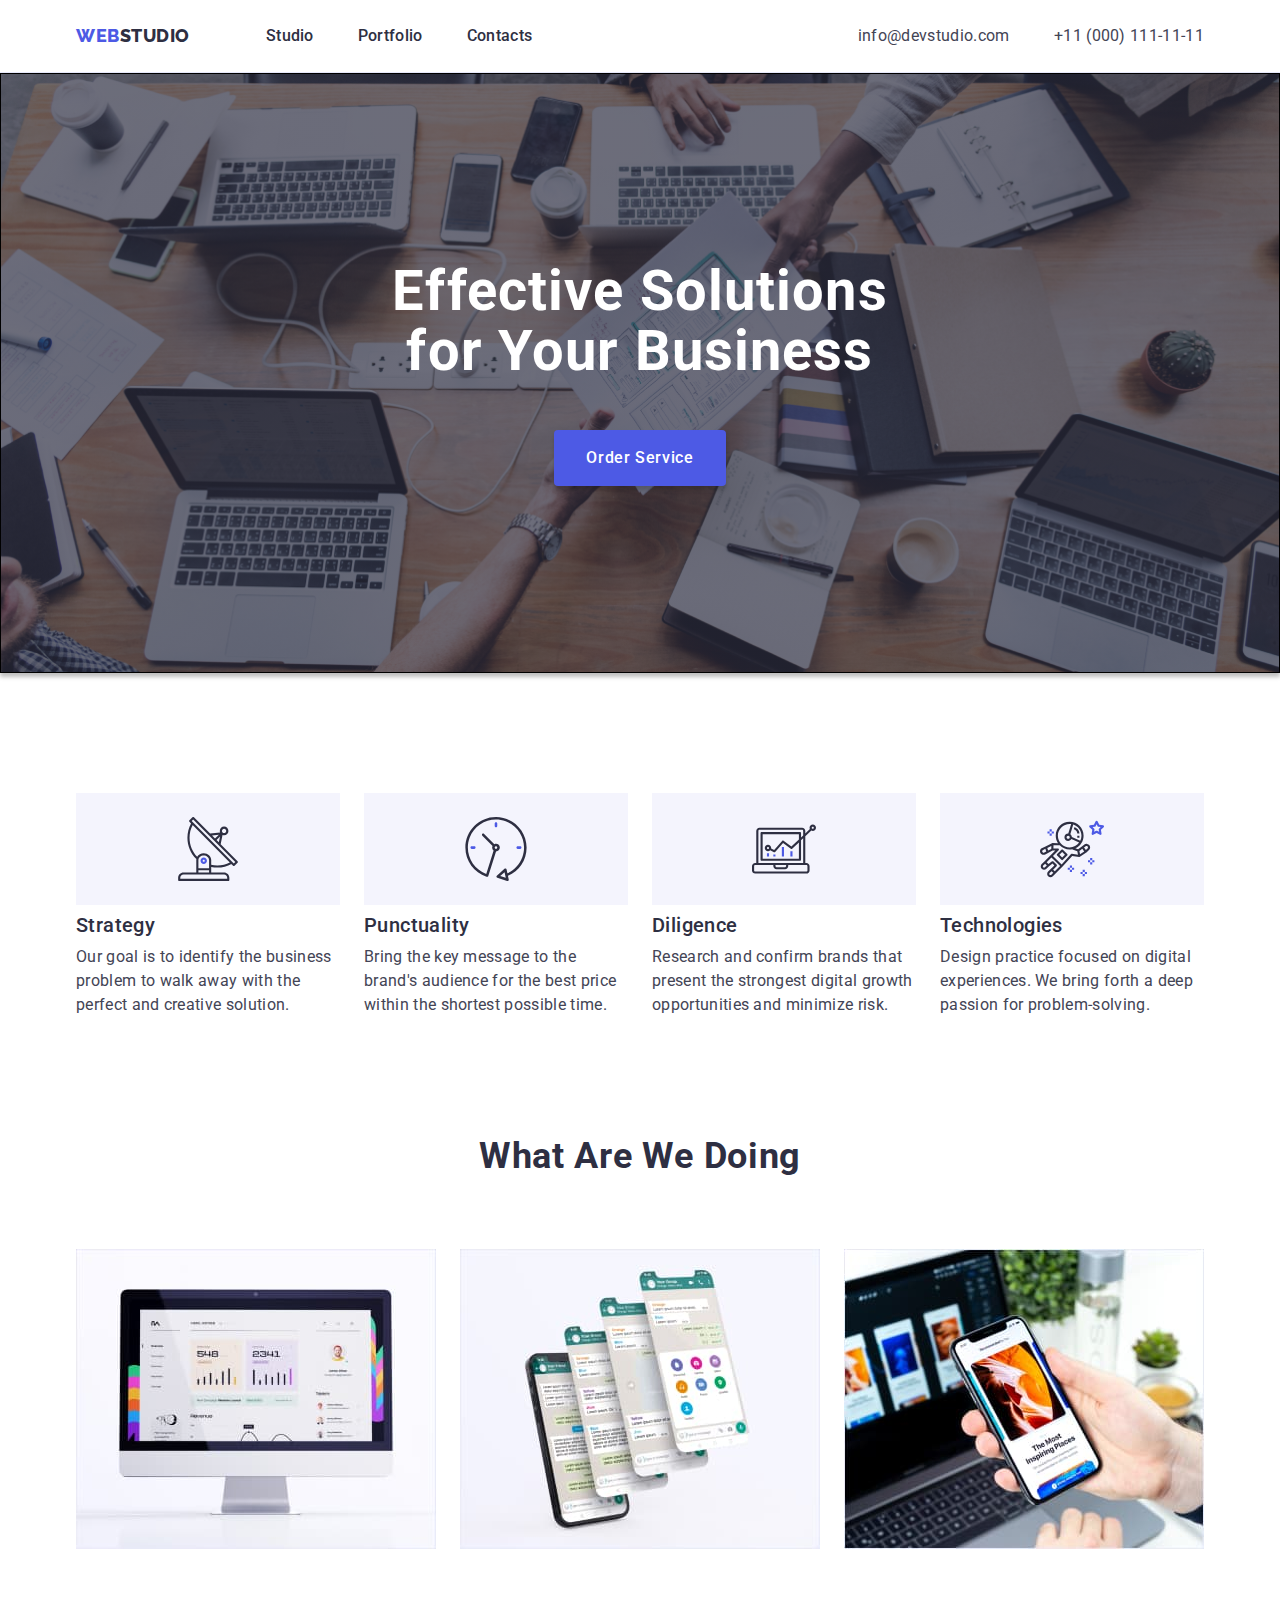
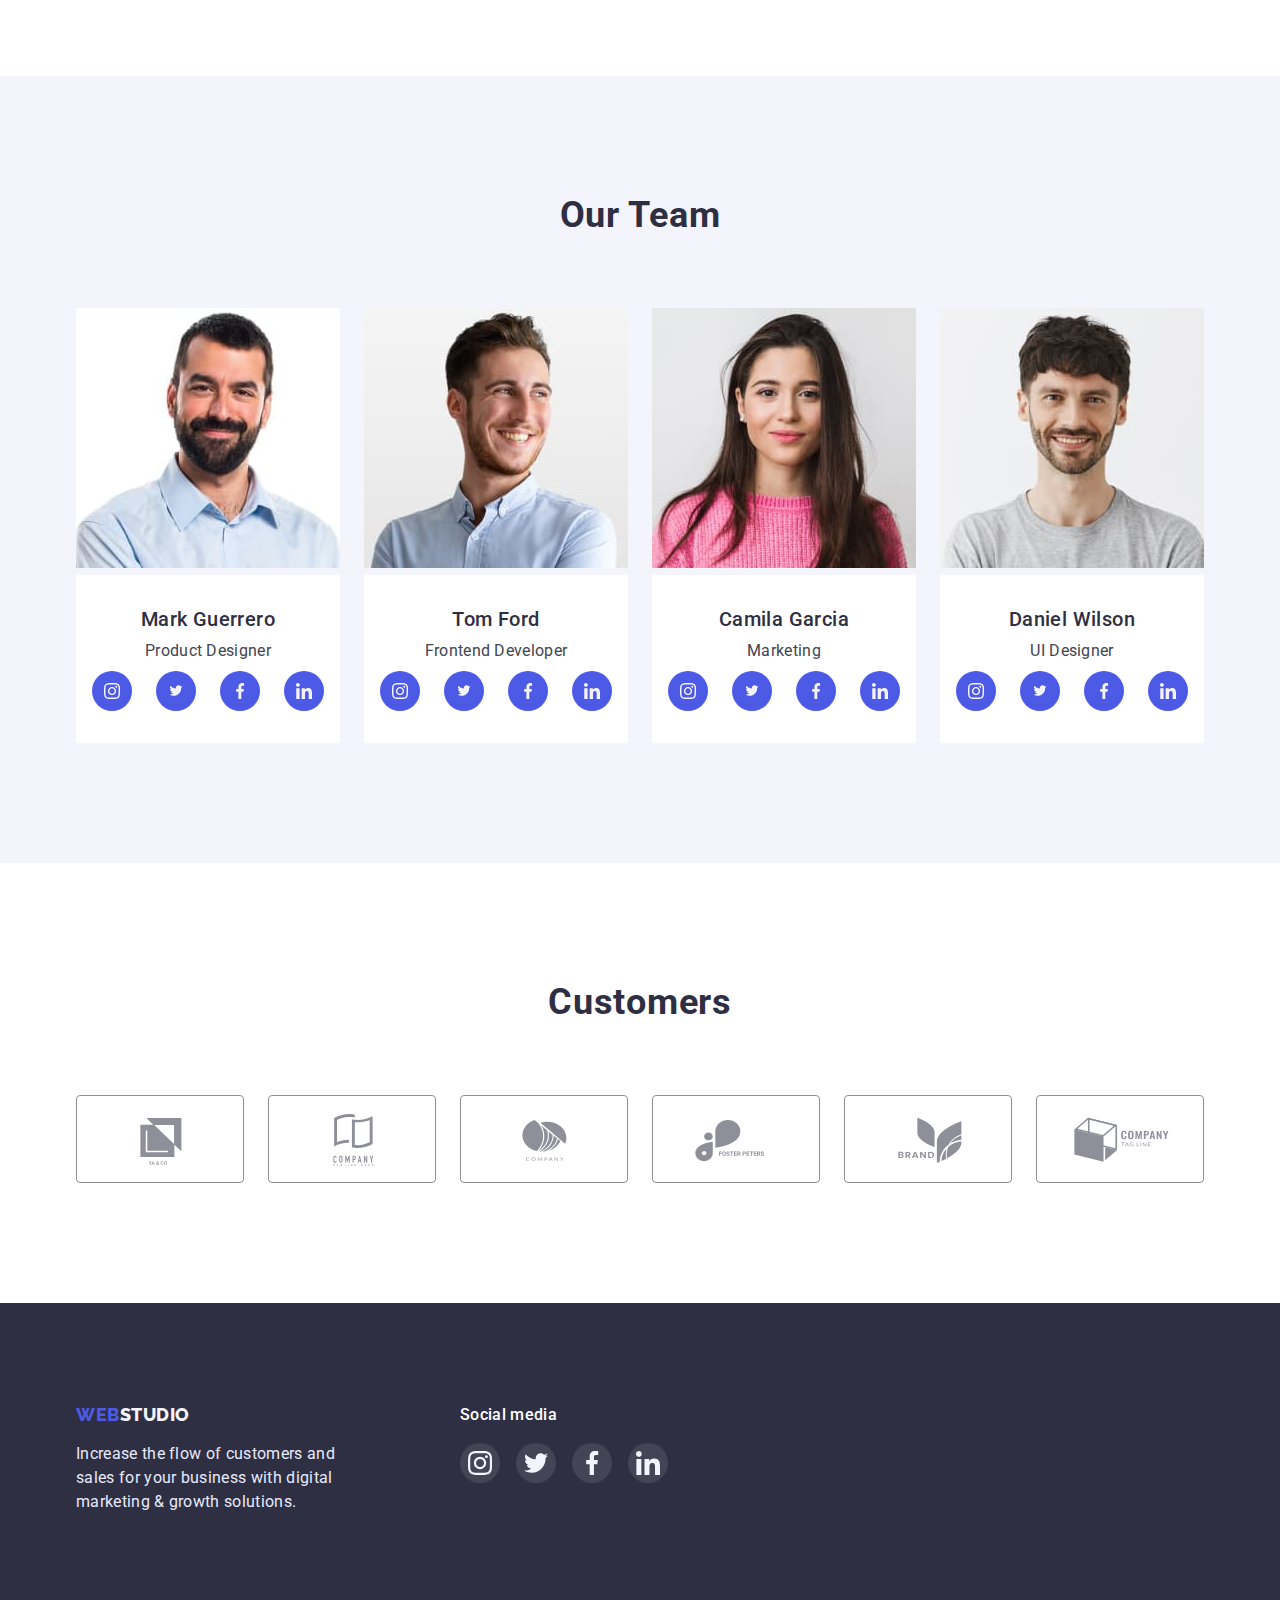
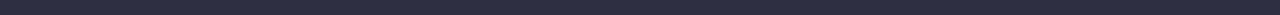
<file: index.html>
<!DOCTYPE html>
<html lang="en">

<head>
    <meta charset="UTF-8">
    <meta http-equiv="X-UA-Compatible" content="IE=edge">
    <meta name="viewport" content="width=device-width, initial-scale=1.0">
    <title>Web Studio</title>
    <link rel="preconnect" href="https://fonts.googleapis.com">
    <link rel="preconnect" href="https://fonts.gstatic.com" crossorigin>
    <link href="https://fonts.googleapis.com/css2?family=Raleway:wght@800&family=Roboto:wght@400;500;700;900&display=swap"
      rel="stylesheet">
      <link rel="stylesheet" href="https://cdnjs.cloudflare.com/ajax/libs/modern-normalize/1.1.0/modern-normalize.min.css
      ">
    <link rel="stylesheet" href="./css/styles.css"/>
  </head>
  <body>
    <header class="header">
      <div class="container header-container">
      <nav class="header-nav">
        <a class="logo link" href="./index.html">Web<span class="header-logo">Studio</span></a>
        <ul class=" header-inf ">
          <li class="header-item">
            <a class="header-link link" href="./index.html">Studio</a>
          </li>
          <li class="header-item">
            <a class="header-link link" href="./portfolio.html">Portfolio</a>
          </li>
          <li class="header-item">
            <a class="header-link link" href="">Contacts</a>
          </li>
        </ul>
      </nav>
      <address class="address">
        <ul class=" list list-address">
          <li class="header-item"><a class=" header-link-address link" href="milto:info@devstudio.com">info@devstudio.com</a></li>
          <li class="header-item"><a class="header-link-address link" href="tel:+110001111111">+11 (000) 111-11-11</a></li>
        </ul>
       </address> 
     </div>
    </header>
   
  <main>
    <!-- section-one -->
    <!-- hero -->
    <section class="solutions  ">
      <div class="container">
      <h1 class="solutions-title"> Effective Solutions
        for Your Business</h1>
      <button class="solutions-button" type="button">Order Service</button>
    </div>
    </section>
 <!-- hero -->
    <!-- section-two -->
    <section class="solution-two">
      <div class="container">
      <h2 hidden class="hidden">Gallery</h2>
      <ul class="solutions-list list">
        <li class="solutions-item item-strategy">
          <div class="solution-container">
         <svg width="64px" height="64px" class=""> <use href="./images/symbol-defs-three.svg#icon-antenna-2"></use></svg> 
        </div>
          <h3 class="solutions-item-text">Strategy</h3>
          <p class="solutions-text">Our goal is to identify the business
          problem to walk away with the perfect and creative solution.</p>
        </li>
        <li class="solutions-item item-punctuality">
          <div class="solution-container">
         <svg width="64px" height="64px" class=""> <use href="./images/symbol-defs-three.svg#icon-clock-2"></use></svg> 
        </div>
          <h3 class="solutions-item-text">Punctuality</h3>
          <p class="solutions-text">Bring the key message to the brand's audience for the best price within the shortest possible time.</p>
        </li>
        <li class="solutions-item item-diligence">
          <div class="solution-container">
         <svg width="64px" height="64px" class=""> <use href="./images/symbol-defs-three.svg#icon-diagram-2"></use></svg>
        </div>
          <h3 class="solutions-item-text">Diligence</h3>
          <p class="solutions-text">Research and confirm brands that present the strongest digital growth opportunities and minimize risk.</p>
        </li>
        <li class="solutions-item item-technologies">
          <div class="solution-container">
         <svg width="64px" height="64px" class=""> <use href="./images/symbol-defs-three.svg#icon-astronaut-2"></use></svg> 
        </div>
          <h3 class="solutions-item-text">Technologies</h3>
          <p class="solutions-text">Design practice focused on digital experiences. We bring forth a deep passion for problem-solving.</p>
        </li>
      </ul>
    </div>
    </section>
  
    <!-- section-three -->
  <section class="solution-three">
    <div class="container">
    <h2 class="doing-titel">What are we doing</h2>
    <ul class="doing-list list">
      <li class="doing-item"><img src="images/Rectangle7.jpg" alt="we doing" width="360" height="300"></li>
      <li class="doing-item"><img src="images/Rectangle5.jpg" alt="we doing" width="360" height="300"></li>
      <li class="doing-item"><img src="images/Rectangle6.jpg" alt="we doing" width="360" height="300"></li>
    </ul>  
  </div>
  </section>
  <!-- section-four -->
  <section class="solution-four">
    <div class="container">
   <h2 class="team-title">Our Team</h2>
   <ul class="team-list list">
    <li class="team-item">

      <img src="./images/img4.jpg" alt="team Guerrero" width="264" height="260" class="img">
     <div class="team-item-container"> <h3 class="team-item-titel">Mark Guerrero</h3>
      <p class="team-item-text">Product Designer</p>
      
      <ul class="team-list-icons">
        <li class="team-list-icon"><a href="" class="text-links"> <svg width="16px" height="16px" class="footer-icon"> <use href="./images/symbol-defs.svg#instagram"></use></svg> </a></li>
      <li class="team-list-icon"><a href="" class="text-links"><svg width="16px" height="13px" class="footer-icon"> <use href="./images/symbol-defs.svg#twitter"></use></svg></a></li>
      <li class="team-list-icon" ><a href="" class="text-links"><svg width="16px" height="16px" class="footer-icon"> <use href="./images/symbol-defs.svg#facebook"></use></svg></a></li>
      <li class="team-list-icon"><a href="" class="text-links"><svg  width="16px" height="16px" class="footer-icon"> <use href="./images/symbol-defs.svg#linkedin"></use></svg></a></li></ul></div>
    </li>
    <li class="team-item">
      <img src="./images/img1.jpg" alt="team Ford" width="264" height="260" class="img">
      <div class="team-item-container">  <h3 class="team-item-titel">Tom Ford</h3>
      <p class="team-item-text">Frontend Developer</p> 
      <ul class="team-list-icons">
        <li class="team-list-icon"><a href="" class="text-links"> <svg width="16px" height="16px" class="footer-icon"> <use href="./images/symbol-defs.svg#instagram"></use></svg> </a></li>
      <li class="team-list-icon"><a href="" class="text-links"><svg width="16px" height="13px" class="footer-icon"> <use href="./images/symbol-defs.svg#twitter"></use></svg></a></li>
      <li class="team-list-icon" ><a href="" class="text-links"><svg width="16px" height="16px" class="footer-icon"> <use href="./images/symbol-defs.svg#facebook"></use></svg></a></li>
      <li class="team-list-icon"><a href="" class="text-links "><svg  width="16px" height="16px" class="footer-icon"> <use href="./images/symbol-defs.svg#linkedin"></use></svg></a></li></ul></div>
    </li>
    <li class="team-item">
      <img src="./images/img2.jpg" alt="team Garcia " width="264" height="260" class="img">
      <div class="team-item-container">  <h3 class="team-item-titel">Camila Garcia</h3>
      <p class="team-item-text">Marketing</p> 
      <ul class="team-list-icons">
        <li class="team-list-icon"><a href="" class="text-links"> <svg width="16px" height="16px" class="footer-icon"> <use href="./images/symbol-defs.svg#instagram"></use></svg> </a></li>
      <li class="team-list-icon"><a href="" class="text-links"><svg width="16px" height="13px" class="footer-icon"> <use href="./images/symbol-defs.svg#twitter"></use></svg></a></li>
      <li class="team-list-icon" ><a href="" class="text-links"><svg width="16px" height="16px" class="footer-icon"> <use href="./images/symbol-defs.svg#facebook"></use></svg></a></li>
      <li class="team-list-icon"><a href="" class="text-links "><svg  width="16px" height="16px" class="footer-icon"> <use href="./images/symbol-defs.svg#linkedin"></use></svg></a></li></ul></div>
    </li>
    <li class="team-item">
      <img src="./images/img3.jpg" alt="team Wilson " width="264" height="260" class="img">
      <div class="team-item-container">  <h3 class="team-item-titel">Daniel Wilson</h3>
      <p class="team-item-text">UI Designer</p> <ul class="team-list-icons">
        <li class="team-list-icon"><a href="" class="text-links"> <svg  width="16px" height="16px" class="footer-icon"> <use href="./images/symbol-defs.svg#instagram"></use></svg> </a></li>
      <li class="team-list-icon"><a href="" class="text-links"><svg width="16px" height="13px" class="footer-icon"> <use href="./images/symbol-defs.svg#twitter"></use></svg></a></li>
      <li class="team-list-icon" ><a href="" class="text-links"><svg width="16px" height="16px" class="footer-icon"> <use href="./images/symbol-defs.svg#facebook"></use></svg></a></li>
      <li class="team-list-icon"><a href="" class="text-links "><svg  width="16px" height="16px" class="footer-icon"> <use href="./images/symbol-defs.svg#linkedin"></use></svg></a></li></ul></div>
    </li>
 
   </ul>
   </div>
   </section>
   <!-- section-five -->
   <section class="customers-section">
    <div class="container">
      <div class="section-five-container">
<h2 class="section-five-text">Customers</h2>
<ul class="section-five-list">
<li class="section-five-svg"><a class="section-five-link" href=""><svg  width="104px" height="56px" class="section-five-icon"><use href="./images/symbol-defs-two.svg#icon-svg"></use></svg></a></li>
<li class="section-five-svg"><a class="section-five-link" href=""><svg  width="104px" height="56px" class="section-five-icon"><use href="./images/symbol-defs-two.svg#icon-svg1"></use></svg></a></li>
<li class="section-five-svg"><a class="section-five-link" href=""><svg  width="104px" height="56px" class="section-five-icon"><use href="./images/symbol-defs-two.svg#icon-svg2"></use></svg></a></li>
<li class="section-five-svg"><a class="section-five-link" href=""><svg  width="104px" height="56px" class="section-five-icon"><use href="./images/symbol-defs-two.svg#icon-svg3"></use></svg></a></li>
<li class="section-five-svg"><a class="section-five-link" href=""><svg  width="104px" height="56px" class="section-five-icon"><use href="./images/symbol-defs-two.svg#icon-svg4"></use></svg></a></li>
<li class="section-five-svg"><a class="section-five-link" href=""><svg  width="104px" height="56px" class="section-five-icon"><use href="./images/symbol-defs-two.svg#icon-svg5"></use></svg></a></li>
</ul></div>
</div>

   </section>
 
  </main>
  <footer class="footer">
    <div class="container container-main">
    
      <div class="footer-container">
  <a class="logo link " href="./index.html">Web<span class="footer-logo">Studio</span></a>
  <p class="footer-text">Increase the flow of customers and sales for your business with digital marketing & growth solutions.</p>
</div>
<div class="footer-link">
<p class="footer-text-link">Social media</p>
<ul class="footer-list">
<li class="footer-social-lists"><a href="" class="footer-links"> <svg width="24px" height="24px" class="footer-icon"> <use href="./images/symbol-defs.svg#instagram"></use></svg> </a></li>
<li class="footer-social-lists"><a href="" class="footer-links"><svg width="24px" height="24px" class="footer-icon"> <use href="./images/symbol-defs.svg#twitter"></use></svg></a></li>
<li class="footer-social-lists"><a href="" class="footer-links"><svg width="24px" height="24px" class="footer-icon"> <use href="./images/symbol-defs.svg#facebook"></use></svg></a></li>
<li class="footer-social-lists"><a href="" class="footer-links "><svg  width="24px" height="24px" class="footer-icon"> <use href="./images/symbol-defs.svg#linkedin"></use></svg></a></li></ul>
</div>
</div>
</footer>
  </body>
  </html>
</file>
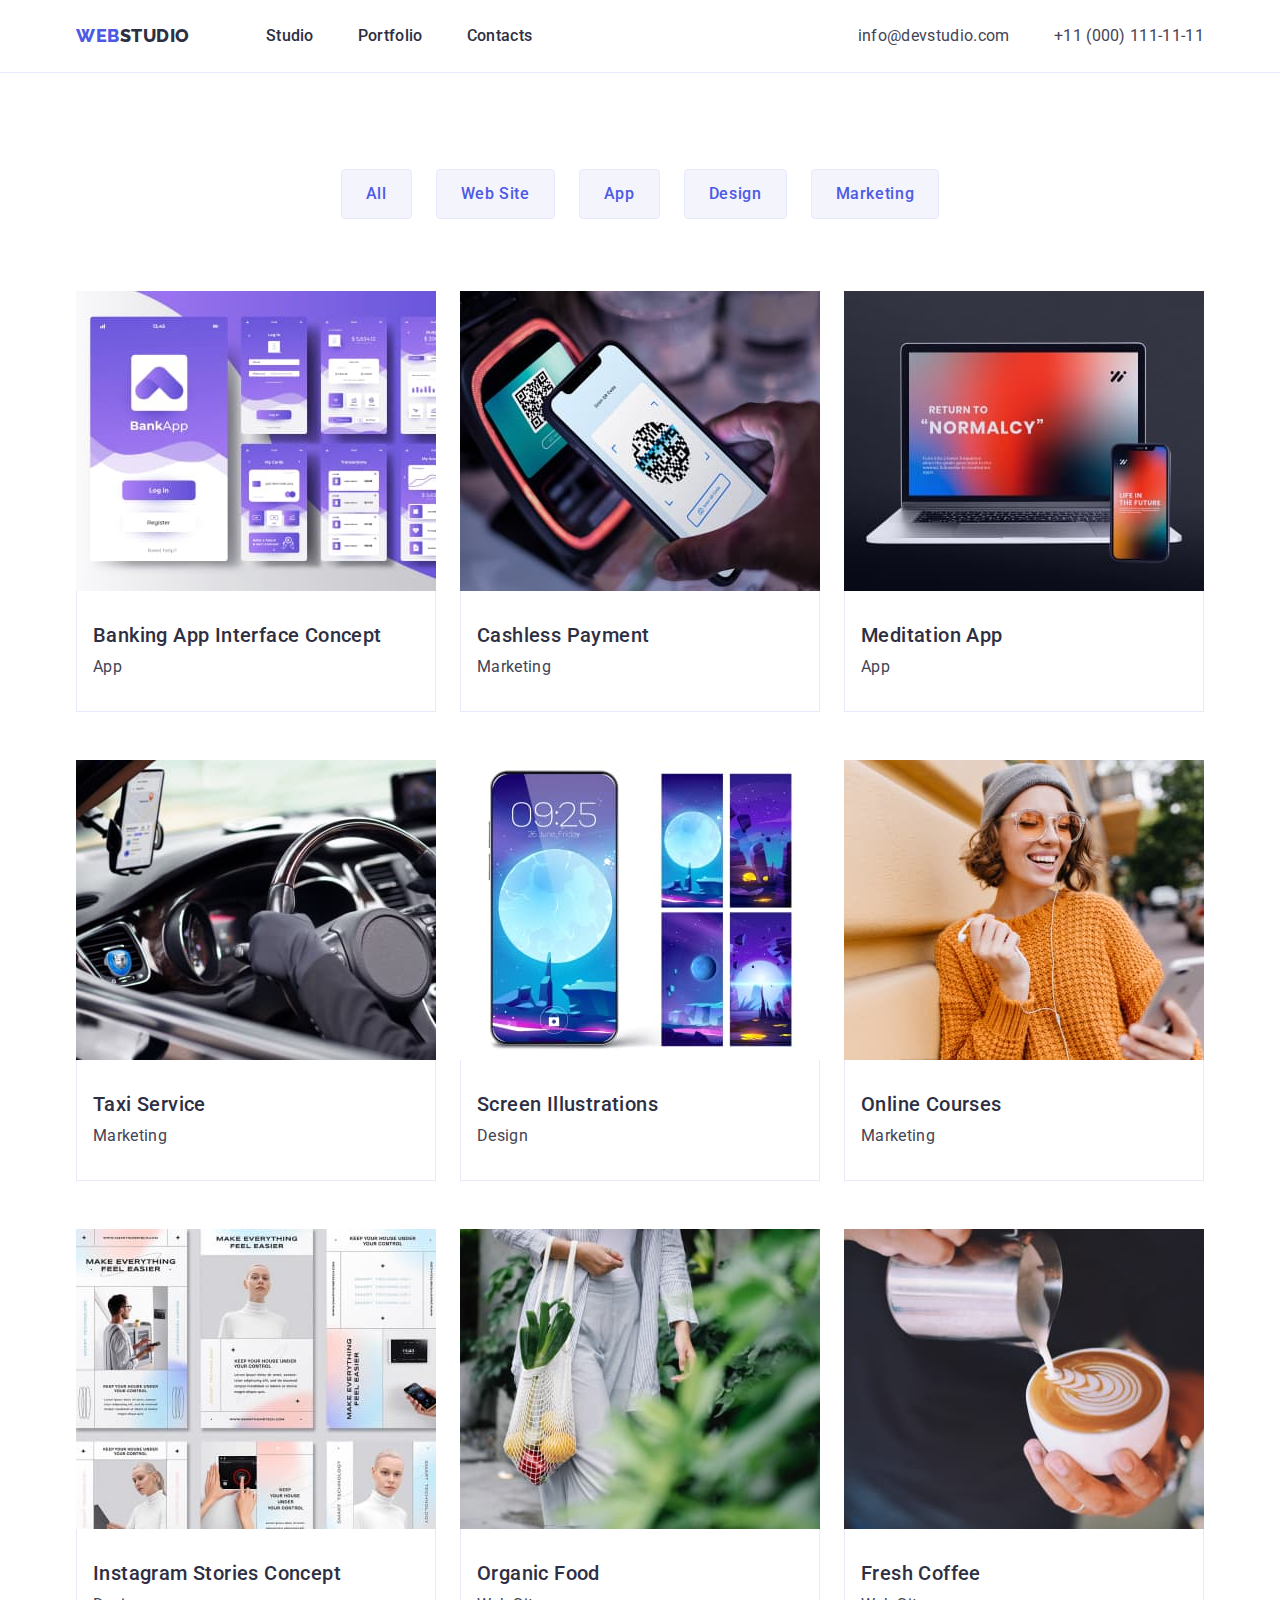
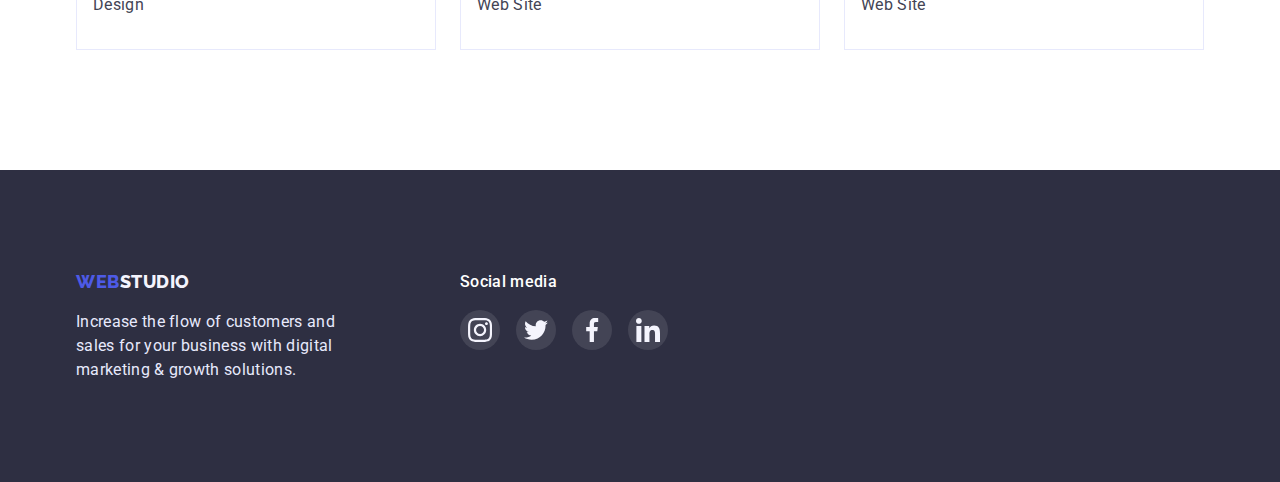
<file: portfolio.html>
<!DOCTYPE html>
<html lang="en">

<head>
    <meta charset="UTF-8" />
    <meta http-equiv="X-UA-Compatible" content="IE=edge" />
    <meta name="viewport" content="width=device-width, initial-scale=1.0" />
    <title>Portfolio</title>
    <link rel="preconnect" href="https://fonts.googleapis.com" />
    <link rel="preconnect" href="https://fonts.gstatic.com" crossorigin />
    <link
        href="https://fonts.googleapis.com/css2?family=Raleway:wght@800&family=Roboto:wght@400;500;700;900&display=swap"
        rel="stylesheet" />
<link rel="stylesheet" href="https://cdnjs.cloudflare.com/ajax/libs/modern-normalize/1.1.0/modern-normalize.min.css
">
    <link rel="stylesheet" href="./css/styles.css" />
</head>

<body class="body">
<header class="header">
    <div class="container header-container">
    <nav class="header-nav">
      
        <a class="logo link" href="./index.html">Web<span class="header-logo">Studio</span></a>
        <ul class="header-inf ">

            <li class="header-item">
                <a class="header-link link" href="./index.html">Studio</a>
            </li>
            <li class="header-item">
                <a class="header-link link" href="./portfolio.html">Portfolio</a>
            </li>
            <li class="header-item">
                <a class="header-link link" href="">Contacts</a>
            </li>

        </ul>
    </nav>
    <address class="address">
        <ul class="list list-address">
            <li class="header-item"><a class=" header-link-address link" href="milto:info@devstudio.com">info@devstudio.com</a></li>
            <li class="header-item"><a class=" header-link-address link" href="tel:+110001111111">+11 (000) 111-11-11</a></li>
        </ul>
    </address>
</div>
</header>
 <main>
   
    <section class="hero-none">
        <div class="container">
        <h1 hidden class="hidden">Portfolio</h1>
        <ul class="hero-list list">
                <li class="hero-btn">
                    <button class="hero-button-list" type="button">All</button>
                </li>
                <li class="hero-btn">
                    <button class="hero-button-list" type="button">Web Site</button>
                </li>
                <li class="hero-btn">
                    <button class="hero-button-list" type="button">App</button>
                </li>
                <li class="hero-btn">
                    <button class="hero-button-list" type="button">Design</button>
                </li>
                <li class="hero-btn">
                    <button class="hero-button-list" type="button">Marketing</button>
                </li>
            </ul>
            <ul class="about-list list">
                <li class="about-title-text">
                    <a class="link link-shadow" href=""><img src="./images/s1.jpg" alt="app" width="360" height="300" class="img-portfolio"/>
                       <div class="title-about-container">
                        <h2 class="title-about">Banking App Interface Concept</h2>
                        <p class="title-text">App</p></div>
                    </a>
                </li>
                <li class="about-title-text">
                    <a class="link link-shadow" href=""><img src="./images/s2.jpg" alt="apps" width="360" height="300" class="img-portfolio" />
                        <div class="title-about-container">   <h2 class="title-about">Cashless Payment</h2>
                        <p class="title-text">Marketing</p> </div>
                    </a>
                </li>
                <li class="about-title-text">
                    <a class="link link-shadow" href=""><img src="./images/s3.jpg" alt="apps" width="360" height="300" class="img-portfolio"/>
                        <div class="title-about-container">   <h2 class="title-about">Meditation App</h2>
                        <p class="title-text">App</p> </div>
                    </a>
                </li>              
                <li class="about-title-text">
                    <a class="link link-shadow" href="">
                        <img src="./images/s4.jpg" alt="marketing" width="360" height="300" class="img-portfolio"/>
                        <div class="title-about-container">   <h2 class="title-about">Taxi Service</h2>
                        <p class="title-text">Marketing</p> </div>
                    </a>
                </li>
                <li class="about-title-text">
                    <a class="link link-shadow" href="">
                        <img src="./images/s5.jpg" alt="marketing" width="360" height="300" class="img-portfolio"/>
                        <div class="title-about-container">    <h2 class="title-about">Screen Illustrations</h2>
                        <p class="title-text">Design</p> </div>
                    </a>
                </li>
                <li class="about-title-text"> 
                    <a class="link link-shadow" href=""><img src="./images/s6.jpg" alt="marketing" width="360" height="300" class="img-portfolio"/>
                        <div class="title-about-container">       <h2 class="title-about">Online Courses</h2>
                        <p class="title-text">Marketing</p> </div>
                    </a>
                </li>
                <li class="about-title-text">
                    <a class="link link-shadow" href=""><img src="./images/s7.jpg" alt="sites" width="360" height="300" class="img-portfolio"/>
                        <div class="title-about-container">        <h2 class="title-about">Instagram Stories Concept</h2>
                        <p class="title-text">Design</p> </div>
                    </a>
                </li>
                <li class="about-title-text">
                    <a class="link link-shadow" href=""><img src="./images/s8.jpg" alt="sites" width="360" height="300" class="img-portfolio"/>
                        <div class="title-about-container">        <h2 class="title-about">Organic Food</h2>
                        <p class="title-text">Web Site</p> </div>
                    </a>
                </li>
                <li class="about-title-text">
                    <a class="link link-shadow" href=""><img src="./images/s9.jpg" alt="sites" width="360" height="300" class="img-portfolio"/>
                        <div class="title-about-container">     <h2 class="title-about">Fresh Coffee</h2>
                        <p class="title-text">Web Site</p> </div>
                    </a>
                </li>
            </ul>
    </div>
        </section>
      
    </main>
    <footer class="footer">
        <div class="container">
          <div class="container-main">
          <div class="footer-container">
      <a class="logo link " href="./index.html">Web<span class="footer-logo">Studio</span></a>
      <p class="footer-text">Increase the flow of customers and sales for your business with digital marketing & growth solutions.</p>
    </div>
    <div class="footer-link">
    <p class="footer-text-link">Social media</p>
    <ul class="footer-list">
    <li class="footer-social-lists"><a href="" class="footer-links"> <svg width="24px" height="24px" class="footer-icon"> <use href="./images/symbol-defs.svg#instagram"></use></svg> </a></li>
    <li class="footer-social-lists"><a href="" class="footer-links"><svg width="24px" height="24px" class="footer-icon"> <use href="./images/symbol-defs.svg#twitter"></use></svg></a></li>
    <li class="footer-social-lists"><a href="" class="footer-links"><svg width="24px" height="24px" class="footer-icon"> <use href="./images/symbol-defs.svg#facebook"></use></svg></a></li>
    <li class="footer-social-lists"><a href="" class="footer-links "><svg  width="24px" height="24px" class="footer-icon"> <use href="./images/symbol-defs.svg#linkedin"></use></svg></a></li></ul>
    </div>
    </div>
    </div>
    </footer>
</body>

</html>
</file>
<file: css/styles.css>
:root {
    --main-title-color: #ffffff;
    --extra-title-color:#f4f4fd ;   
    --main-text-color:#434455;
    --second-title-color: #2e2f42;
    --main-background-color: #404bbf;
    --extra-background-color: #4d5ae5   ;
    --minor-colour: #e7e9fc ;
    --paragraph-title-font-family: 'Roboto', sans-serif;
    --footer-link-color: #31D0AA;
  --border-color:  #8E8F99 ;
}

*,*::before,*::after{box-sizing: border-box;}
ul{padding: 0;margin: 0;}
body {
    font-family: 'Roboto', sans-serif;
    color: var(--main-text-color)
}

.container{ 

width: 1158px;
padding-left: 15px;
padding-right: 15px;
margin-left: auto;
margin-right: auto;

}

.about-title-text{
    width: calc((100% - 48px) / 3);
    
   
}
.title-about-container{   border-left: 1px solid var(--minor-colour);
    border-right: 1px solid var(--minor-colour);
    border-bottom: 1px solid var(--minor-colour);
    padding-top: 32px;padding-bottom: 32px;
    padding-left: 16px;
}

.about-title-text :nth-child(3n){margin-right: 0;}

.about-list{display: flex;flex-wrap: wrap; padding-left: 0;
   margin: 0; gap: 48px 24px;
    }
    .about-list :nth-child(3n){margin-right: 0;}
    .about-list :nth-child(n+7){margin-bottom: 0;}
.link {
    text-decoration: none;
    font-style: normal ;
    font-weight: 400;
    font-size: 16px;
    line-height: 1.5;
    letter-spacing: 0.02em;
    color:var(--main-text-color);
 
}
.img-portfolio{display:block}

.link:is( :active) {
    color: var(--main-background-color)
}

/* title */
.link-shadow:hover{box-shadow: 0px 1px 6px rgba(46, 47, 66, 0.08),
    0px 1px 1px rgba(46, 47, 66, 0.16), 0px 2px 1px rgba(46, 47, 66, 0.08); display: block;}
.logo {
    font-weight: 800;
    font-family: 'Raleway', sans-serif;
    font-size: 18px;
    line-height: 1.17;
     letter-spacing: 0.03em;
    text-transform: uppercase;
    color: var(--extra-background-color);
margin-right: 76px; padding: 24px 0;
}

.header-nav{display: flex; align-items: center;}
.address {
    font-style: normal;
    margin-left: auto;  
}
 .header-inf{margin: 0;padding: 0;}
/* header */

.header-container{display: flex;   align-items: center;}
.header-logo {
    
    font-weight: 800;
    font-family: 'Raleway', sans-serif;
    font-size: 18px;
    line-height: 1.33;
    letter-spacing: 0.03em;
    text-transform: uppercase;
    color: var(--second-title-color);   
}
.header-inf .header-item:not(:last-child){ margin-right: 40px;
}

.header-item{display: inline-block ; }
.header{border-bottom: 1px solid var(--minor-colour);}

.list-address{margin: 0;padding: 0;}
.list{font-weight: 500;
    font-size: 16px;
    line-height: 1.5;
    letter-spacing: 0.02em;
    color: var(--second-title-color);
    
    }
    
    .list .header-item +.header-item {margin-left: 40px;}
.header-link {
font-weight: 500;
    font-size: 16px;
    line-height: 1.5;
    letter-spacing: 0.02em;
    color: var(--second-title-color);
    text-decoration: none;  
    display: block ;
   padding-top: 24px;
   padding-bottom: 24px;
}
.header-link:hover{color: var(--main-background-color);}
.header-link:focus{color: var(--main-background-color);}

.header-link-address{font-weight: 400;
    font-size: 16px;
    line-height: 1.5;
    letter-spacing: 0.02em;
    color: var(--main-text-color);
    text-decoration: none;  
    display: block ;
   padding-top: 24px;
   padding-bottom: 24px;}
   .header-link-address:hover{color: var(--main-background-color);}
   .header-link-address:focus{color: var(--main-background-color);}
 /* address */

.list .link:hover{color: var(--main-background-color);}
.list .link:focus{color: var(--main-background-color);}
li{ list-style-type: none;}


/* address */
/* solutios */


/* button */
.solutions-button {
    font-family: inherit;
    font-weight: 500;
    font-size: 16px;
    line-height: 1.5;   
    display: flex;
    align-items: center;    
    text-align: center;    
    letter-spacing: 0.04em;
    color: var(--main-title-color);
    cursor: pointer;
    background: var(--extra-background-color);
    box-shadow: 0px 4px 4px rgba(0, 0, 0, 0.15);
    border-radius: 4px;
    padding: 16px 32px;
    min-width: 105px;
    margin: auto;
    border: none;
}
.solutions-button:hover{background-color: var(--main-background-color);}
.solutions-button:focus{background-color: var(--main-background-color);}

.hero-button-list{
    font-family: var(--paragraph-title-font-family);
    font-weight: 500;
    font-size: 16px;
    line-height: 1.5;
    display: flex;
    align-items: center;
    text-align: center;
    letter-spacing: 0.04em;
    color: var(--extra-background-color);
    background: var(--extra-title-color);
    cursor: pointer ;
    border-radius: 4px;
    padding: 12px 24px;
    border: 1px solid var(--minor-colour); 
}
.hero-list{display: flex;justify-content: center;padding-left: 0; margin-bottom: 72px;margin-top: 0;}
.hero-list .hero-button-list:hover{color: var(--main-title-color );background-color: var(--main-background-color);
    box-shadow: 0px 3px 1px rgba(0, 0, 0, 0.1), 0px 2px 1px rgba(0, 0, 0, 0.08),
    0px 2px 2px rgba(0, 0, 0, 0.12);border-color:var(--main-background-color) ;}

.hero-list .hero-button-list:focus{color: var(--main-title-color);background-color: var(--main-background-color);}
.hero-btn{margin-right: 24px;}
.hero-list :last-child{margin-right: 0px;}
.hero-none{padding-top: 96px;padding-bottom: 120px;}
/* button */

.solutions-title {
    font-weight: 700;
        font-size: 56px;
        line-height: 1.07;
        text-align: center;
        letter-spacing: 0.02em;
       color: var( --main-title-color);
       margin-top: 0;
       margin-bottom: 48px;
       width: 496px;
       margin-left: auto;
       margin-right: auto;
}
h1, h2,h3, h4, p {margin-top: 0;
    margin-bottom: 0;}
.solutions-item-text {
    font-weight: 500;
        font-size: 20px;
        line-height: 1.2;
        letter-spacing: 0.02em;
        color: var(--second-title-color);
        margin-top: 0;
        margin-bottom: 8px;
}

.solutions-text {
    font-weight: 400;
        font-size: 16px;
        line-height: 1.5;
        letter-spacing: 0.02em;
        color: var(--main-text-color);
        margin-top: 0;
        margin-bottom: 0;
}  

.solutions{
    background-color: var(--second-title-color);
    padding-top:188px ;padding-bottom: 188px;
    max-width:1440px ; height:600px ;
    box-shadow: 0px 4px 4px rgba(0, 0, 0, 0.25); 
    background-image: linear-gradient(to right, rgba(46, 47, 66, 0.7), rgba(46, 47, 66, 0.7)), url(../images/people-office\ 1.jpg);
margin-right: auto; margin-left: auto;
border: 1px solid #000000; 
background-position: center; background-size: cover;
}

.solution-two{    padding-bottom: 120px;padding-top: 120px; }
.solution-three{text-align: center;
   padding-bottom: 120px;}
.solution-four{padding-bottom: 120px;
padding-top: 120px;
background-color: var(--extra-title-color);}

.solutions-list{ display: flex;margin:0;padding: 0;gap: 24px;}
.team-item-container{padding-top: 32px;padding-bottom: 32px; 
    background-color:var(--main-title-color) ;text-align: center;}
.solutions-item{flex-basis: calc((100% - 72px) / 4);}



.solution-container{
    display: flex;
     content: '';
     height: 112px;
     background-color: var(--extra-title-color);
      background-repeat: no-repeat;
      background-size: contain;
      margin-bottom: 8px;
    background-position: center;align-items: center;justify-content: center;}
.solution-link-container{  display: block;
    content: '';
    height: 112px;
    background-color: var(--extra-title-color);
     background-repeat: no-repeat;
     background-size: contain;
   background-position: center;}
 
/*  solution */

.doing-list{display: flex;flex-wrap: wrap;padding-left: 0;margin: 0;
}
.doing-list :nth-child(3n){margin-right: 0;}
.doing-item{margin-right: 24px;}


.doing-titel {
    font-weight: 700;
        font-size: 36px;
        line-height: 1.11;
       text-align: center;
        letter-spacing: 0.02em;
        text-transform: capitalize;
        color: var(--second-title-color);
        margin-bottom: 72px;
      
}
.team-list{display: flex;padding: 0;margin: 0;}
.team-list :nth-child(4n){margin-right: 0;}
.team-item{ margin-right: 24px;}


.team-title {
    font-weight: 700;
    font-size: 36px;
    line-height: 1.11;
    text-align: center;
    letter-spacing: 0.02em;
    text-transform: capitalize;
    color: var(--second-title-color);
   margin-bottom: 72px;}



.team-item-titel {
    font-weight: 500;
        font-size: 20px;
        line-height: 1.2;
        text-align: center;
        letter-spacing: 0.02em;
        color: var(--second-title-color);
        margin-bottom: 8px;
}

.team-item-text {font-weight: 400;
    font-size: 16px;
    line-height: 1.5;
    text-align: center;
    letter-spacing: 0.02em;
    color: var(--main-text-color);margin-bottom: 8px;}




.title-about {
    
    font-weight: 500;
    font-size: 20px;
    line-height: 1.2;
    letter-spacing: 0.02em;
    color: var(--second-title-color);
   margin-bottom: 8px;
}
.title-text {
font-weight: 400;
 font-size: 16px;
line-height: 1.5;
 letter-spacing: 0.02em;
  color: var(--main-text-color) ;
  margin: 0;
}
/*footer */
.footer-logo{
    font-weight: 800;
    font-family: 'Raleway', sans-serif;
    font-size: 18px;
    line-height: 1.33;
    letter-spacing: 0.03em;
    text-transform: uppercase;
    color: var(--extra-title-color);
   
}
.footer-text {
    font-family: 'Roboto';
    font-weight: 400;
    font-size: 16px;
    line-height: 1.5;
    letter-spacing: 0.02em;
    color: var(--minor-colour);
    margin-top: 16px;
    width: 264px;
}
.footer {
    background-color: var(--second-title-color);
    height: 312px;
    padding-top: 100px;
    padding-bottom: 100px;
    
}
.footer-container{ display: inline-block ;}
.footer-link{
 margin-left: 120px;
}
.footer-links{ width: 40px;height: 40px;
  display:flex ; 
  border-radius: 50%;
  align-items: center;
  justify-content: center;
  background-color: rgba(255, 255, 255, 0.1);
   }
   
    .footer-links:hover{background-color: var(--footer-link-color);opacity: 1;}
    .footer-links:focus{background-color: var(--footer-link-color);opacity: 1;}
  .text-links{ width: 100%;height: 100%;
    display:flex ; 
    border-radius: 50%;
    align-items: center;
    justify-content: center;
    background: var(--extra-background-color);;
     }
    .text-links:hover{background-color: var(--main-background-color);}
 .footer-links:not(:last-child){margin-right: 16px;}
 
 .footer-icon{ fill:var(--extra-title-color)}
 


    .footer-text-link{color: var(--main-title-color);
        font-weight: 500;
        font-size: 16px;
        line-height: 1.5;
        letter-spacing: 0.02em;
   margin-bottom: 16px; }
    .footer-list{display: flex;
        justify-content: center;
        gap: 16px;
    }
    .container-main{display: flex;}
    .section-five-text{text-align: center;margin-bottom: 72px;font-weight: 700;font-size: 36px;
        line-height: 1.1;color: var(--second-title-color);
        font-style: normal;letter-spacing: 0.02em;}
/* color */


.team-list-icon{   
        width: 40px;
        height: 40px;
          }
        

         .footer-links:not(:last-child){margin-right: 16px;}
    .team-list-icons{ justify-content: center;
        display: flex; gap: 24px;}
  
     
      .section-five-list{ display: flex;gap:24px;justify-content: center;padding: 0;}
 .section-five-icon{fill:currentColor;}
 .section-five-link{ width: 100%;height: 100%;  display: flex; justify-content: center;align-items: center;border-radius: 4px;
border:1px solid var(--border-color); color: var(--border-color);
}

.section-five-link:hover{border-color: var(--main-background-color);color:var(--main-background-color);}
.section-five-link:focus{border-color: var(--main-background-color);color:var(--main-background-color);}
.section-five-svg{width: calc((100% - 120px) / 6); height: 88px;}

.customers-section{padding-top: 120px;padding-bottom: 120px;}
/* <ul class="customer-list list">
<li class="customer-item">
    <a href="" class="customer-link link">
        <svg width="104" height="56" class="customers-icon">
            <use href="./images/icons.svg#icon-Logo"></use>
        </svg>
    </a>
</li> */
</file>
